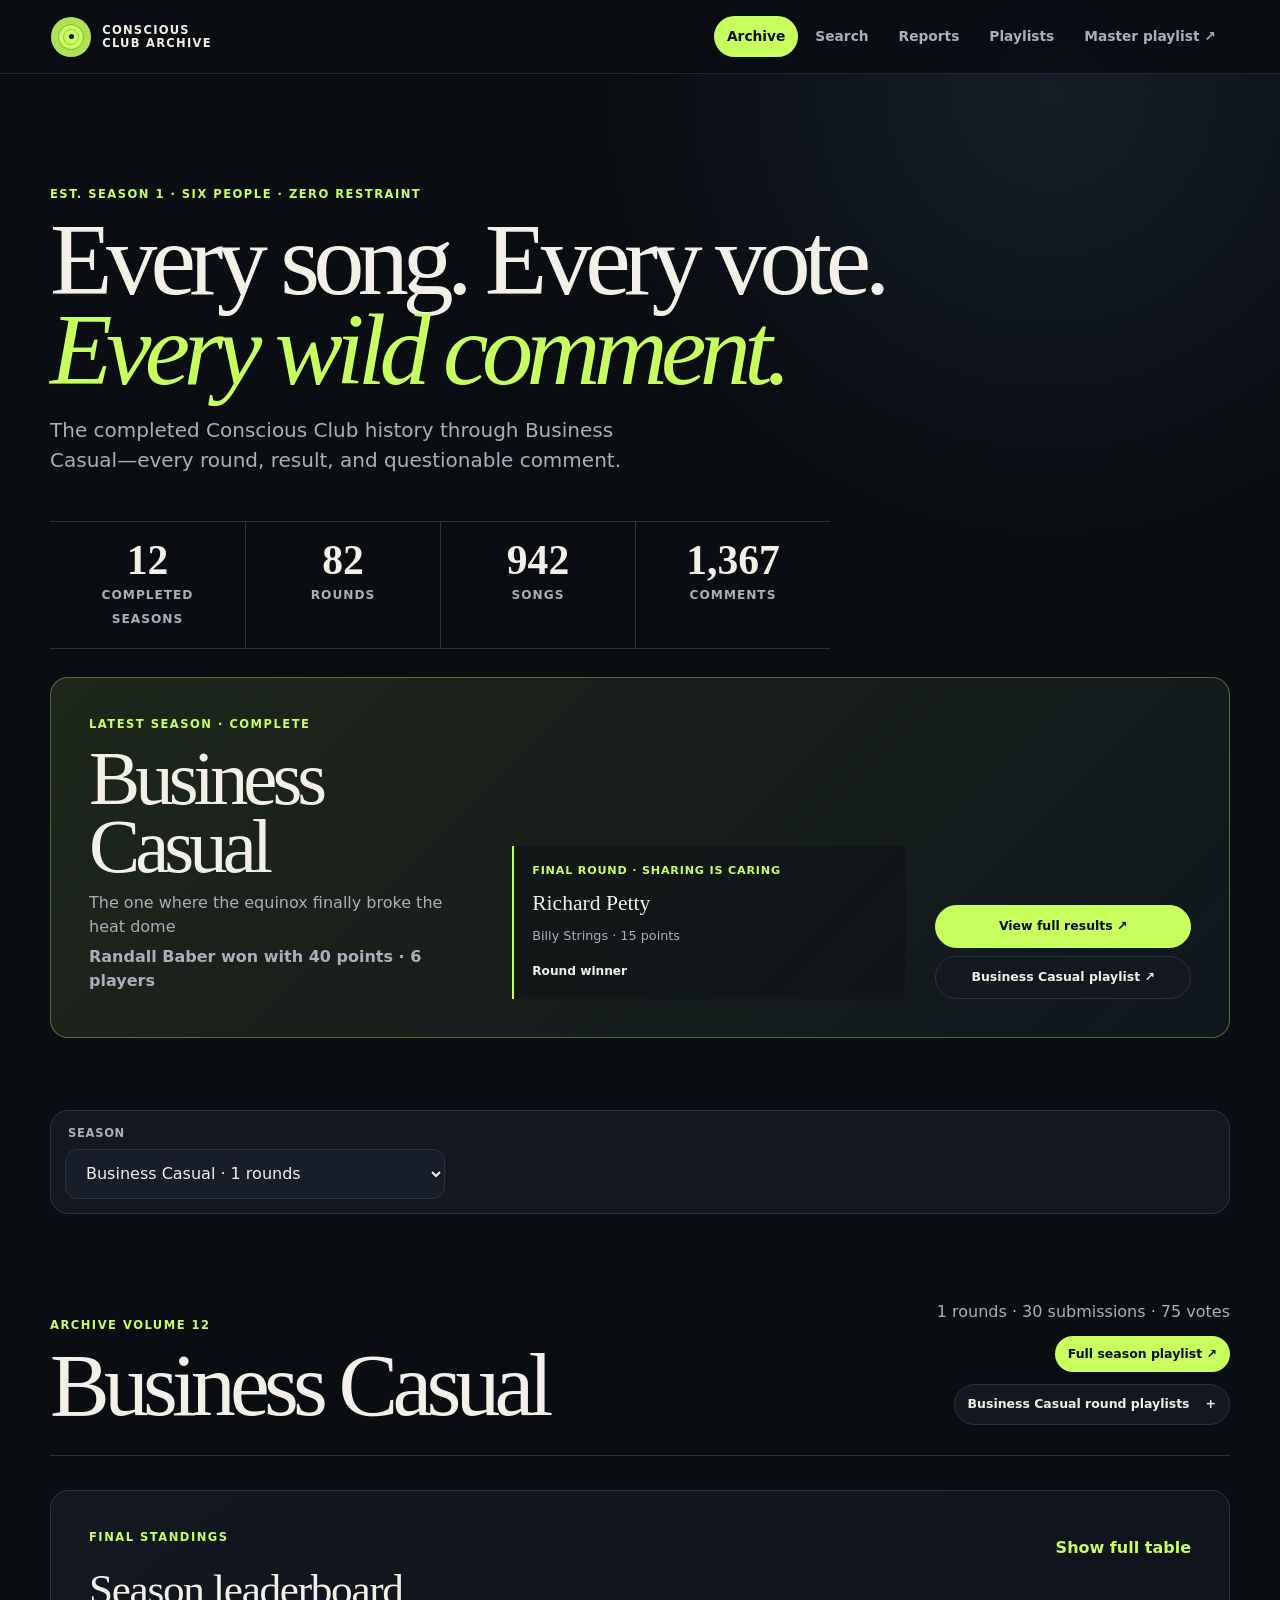
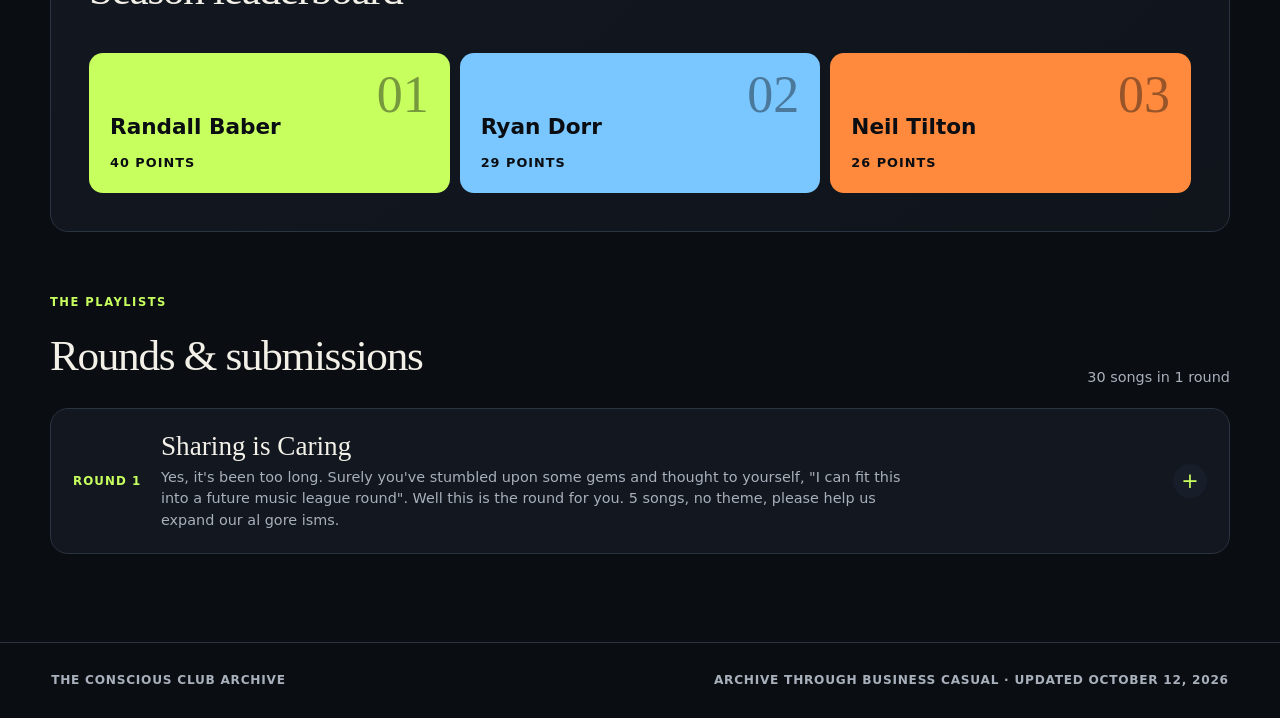
<file: index.html>
<!doctype html>
<html lang="en">
<head>
  <meta charset="utf-8">
  <meta name="viewport" content="width=device-width, initial-scale=1">
  <meta name="description" content="Twelve seasons of Conscious Club songs, votes, comments, and questionable taste.">
  <title>The Conscious Club Archive</title>
  <link rel="icon" type="image/svg+xml" href="data:image/svg+xml,%3Csvg xmlns='http://www.w3.org/2000/svg' viewBox='0 0 64 64'%3E%3Crect width='64' height='64' rx='12' fill='%230a0d12'/%3E%3Ccircle cx='32' cy='32' r='22' fill='%23c7ff5e'/%3E%3Ccircle cx='32' cy='32' r='8' fill='%230a0d12'/%3E%3Ccircle cx='32' cy='32' r='3' fill='%23f3f0e8'/%3E%3C/svg%3E">
  <link rel="stylesheet" href="styles.css?v=20261013-2">
</head>
<body>
  <header class="site-header">
    <a class="brand" href="#top" aria-label="Conscious Club Archive home">
      <span class="record-mark" aria-hidden="true"><i></i></span>
      <span>CONSCIOUS<br>CLUB ARCHIVE</span>
    </a>
    <button class="menu-toggle" id="menu-toggle" type="button" aria-expanded="false" aria-controls="site-nav" aria-label="Open menu">
      <span></span><span></span><span></span>
    </button>
    <nav class="site-nav" id="site-nav" aria-label="Archive sections">
      <button class="nav-tab is-active" data-view="archive">Archive</button>
      <button class="nav-tab" data-view="search">Search</button>
      <button class="nav-tab" data-view="reports">Reports</button>
      <button class="nav-tab" data-view="playlists">Playlists</button>
      <a class="nav-tab nav-link" href="https://open.spotify.com/playlist/56s2ur5UHrPtWcbqVpNv4Z" target="_blank" rel="noreferrer">Master playlist <span aria-hidden="true">↗</span></a>
    </nav>
  </header>

  <main id="top">
    <section class="intro">
      <p class="eyebrow">Est. Season 1 · Six people · Zero restraint</p>
      <h1>Every song. Every vote.<br><em>Every wild comment.</em></h1>
      <p class="intro-copy">The completed Conscious Club history through Business Casual—every round, result, and questionable comment.</p>
      <div class="stats" id="stats" aria-label="Archive totals"></div>
      <div id="active-season-card" class="active-season-card"></div>
    </section>

    <section class="workspace" id="archive-view">
      <div class="controls" aria-label="Archive filters">
        <label>
          <span>Season</span>
          <select id="season-select"></select>
        </label>
      </div>

      <div class="season-heading">
        <div>
          <p class="kicker" id="season-kicker"></p>
          <h2 id="season-title"></h2>
        </div>
        <div class="season-actions">
          <p id="season-meta" class="season-meta"></p>
          <a id="full-season-playlist" class="season-master-link" target="_blank" rel="noreferrer">Full season playlist ↗</a>
          <details class="season-playlists" id="season-playlists">
            <summary>Archived season playlists <span aria-hidden="true">+</span></summary>
            <div id="season-playlist-links" class="season-playlist-links"></div>
          </details>
        </div>
      </div>

      <section class="podium-panel" aria-labelledby="standings-heading">
        <div class="panel-heading">
          <div>
            <p class="kicker">Final standings</p>
            <h3 id="standings-heading">Season leaderboard</h3>
          </div>
          <button class="text-button" id="toggle-standings" aria-expanded="false">Show full table</button>
        </div>
        <div id="podium" class="podium"></div>
        <div id="full-standings" class="full-standings" hidden></div>
      </section>

      <div class="rounds-heading">
        <div>
          <p class="kicker">The playlists</p>
          <h3>Rounds &amp; submissions</h3>
        </div>
        <p id="result-count" aria-live="polite"></p>
      </div>
      <div id="rounds" class="rounds"></div>
      <div id="empty-state" class="empty-state" hidden>
        <span aria-hidden="true">⌁</span>
        <h3>No deep cuts found</h3>
        <p>Try another name, song, artist, or round.</p>
      </div>
    </section>

    <section class="workspace search-view" id="search-view" hidden>
      <div class="section-intro compact-intro">
        <p class="kicker">Every season · every field</p>
        <h2>Search the whole archive</h2>
        <p>Find songs, artists, albums, people, rounds, descriptions, submission notes, and comments across all twelve seasons.</p>
      </div>
      <div class="global-search-panel">
        <label class="global-search-control">
          <span>Search all archive data</span>
          <input id="global-search" type="search" placeholder="Try “train”, “Beyoncé”, “Randall”, or a comment phrase…" autocomplete="off">
        </label>
        <label>
          <span>Result type</span>
          <select id="search-type">
            <option value="all">Everything</option>
            <option value="songs">Songs</option>
            <option value="people">People</option>
            <option value="rounds">Rounds</option>
            <option value="comments">Comments &amp; notes</option>
          </select>
        </label>
      </div>
      <div id="search-summary" class="search-summary" aria-live="polite"></div>
      <div id="global-results" class="global-results"></div>
    </section>

    <section class="workspace playlists-view" id="playlists-view" hidden>
      <div class="section-intro compact-intro">
        <p class="kicker">Every season, start to finish</p>
        <h2>The playlist shelf</h2>
        <p>Browse the complete 942-song archive or pick one season at a time.</p>
      </div>
      <div id="playlist-hub" class="playlist-hub"></div>
    </section>

    <section class="workspace reports-view" id="reports-view" hidden>
      <div class="section-intro compact-intro">
        <p class="kicker">The club, by the numbers</p>
        <h2>Records &amp; findings</h2>
        <p>All-time highs, repeat favorites, close finishes, and the patterns hiding in twelve seasons.</p>
      </div>
      <div class="report-grid player-leader-reports">
        <section class="report-panel">
          <div class="report-heading"><p class="kicker">Championships</p><h3>Season wins by player</h3></div>
          <div id="season-wins-report" class="report-list"></div>
        </section>
        <section class="report-panel">
          <div class="report-heading"><p class="kicker">Career scoring</p><h3>Total points by player</h3></div>
          <div id="total-points-report" class="report-list"></div>
        </section>
      </div>
      <section class="report-panel wide-report bridesmaid-panel">
        <div class="report-heading">
          <p class="kicker">Always a bridesmaid, never a bride</p>
          <h3>Most non-first-place finishes</h3>
          <p class="report-summary">Every completed-season finish outside first place, with runner-up results breaking ties.</p>
        </div>
        <div id="bridesmaid-report" class="report-list bridesmaid-list"></div>
      </section>
      <div id="report-facts" class="report-facts"></div>
      <div class="report-grid">
        <section class="report-panel">
          <div class="report-heading"><p class="kicker">Top tracks</p><h3>Highest-scoring songs</h3></div>
          <div id="top-songs-report" class="report-list"></div>
        </section>
        <section class="report-panel">
          <div class="report-heading"><p class="kicker">Repeat appearances</p><h3>Most-picked artists</h3></div>
          <div id="top-artists-report" class="report-list"></div>
        </section>
      </div>
      <section class="report-panel wide-report zero-point-panel">
        <div class="report-heading report-heading-split">
          <div>
            <p class="kicker">Beautiful failures</p>
            <h3>Zero-point songs by player</h3>
            <p id="zero-point-summary" class="report-summary"></p>
          </div>
          <a id="zero-point-playlist" class="report-playlist-link" href="#" target="_blank" rel="noreferrer">Play them all on Spotify ↗</a>
        </div>
        <div id="zero-point-report" class="report-list zero-point-list"></div>
      </section>
      <section class="findings-panel">
        <div class="report-heading"><p class="kicker">Worth knowing</p><h3>Interesting data finds</h3></div>
        <div id="interesting-findings" class="findings-grid"></div>
      </section>
    </section>

  </main>

  <footer>
    <span>The Conscious Club Archive</span>
    <span>Archive through Business Casual · Updated October 12, 2026</span>
  </footer>

  <script src="app.js?v=20261013-2" defer></script>
</body>
</html>
</file>
<file: styles.css>
:root {
  color-scheme: dark;
  --ink: #0a0d12;
  --panel: #121720;
  --panel-2: #171e29;
  --paper: #f3f0e8;
  --muted: #a8b0bb;
  --line: #2a3340;
  --acid: #c7ff5e;
  --orange: #ff8a3d;
  --pink: #ff5f96;
  --blue: #7ac7ff;
  --radius: 18px;
}

* { box-sizing: border-box; }

html { scroll-behavior: smooth; }

body {
  margin: 0;
  background:
    radial-gradient(circle at 82% 4%, rgba(122, 199, 255, .09), transparent 28rem),
    var(--ink);
  color: var(--paper);
  font-family: Inter, ui-sans-serif, system-ui, -apple-system, BlinkMacSystemFont, "Segoe UI", sans-serif;
  font-size: 16px;
  line-height: 1.5;
}

button, input, select { font: inherit; }
button, a, select { -webkit-tap-highlight-color: transparent; }
a { color: inherit; }

.site-header {
  position: sticky;
  z-index: 20;
  top: 0;
  display: flex;
  align-items: center;
  justify-content: space-between;
  min-height: 74px;
  padding: 12px clamp(18px, 4vw, 64px);
  border-bottom: 1px solid rgba(255,255,255,.1);
  background: rgba(10, 13, 18, .86);
  backdrop-filter: blur(18px);
}

.brand {
  display: flex;
  align-items: center;
  gap: 11px;
  color: var(--paper);
  font-size: .72rem;
  font-weight: 850;
  letter-spacing: .11em;
  line-height: 1.08;
  text-decoration: none;
}

.record-mark {
  display: grid;
  width: 40px;
  height: 40px;
  place-items: center;
  border-radius: 50%;
  background: var(--acid);
  box-shadow: inset 0 0 0 8px rgba(10,13,18,.12);
}

.record-mark::before,
.record-mark::after {
  position: absolute;
  width: 24px;
  height: 24px;
  border: 1px solid rgba(10,13,18,.24);
  border-radius: 50%;
  content: "";
}

.record-mark::after { width: 14px; height: 14px; }
.record-mark i { width: 5px; height: 5px; border-radius: 50%; background: var(--ink); }

.site-nav { display: flex; gap: 4px; }
.nav-tab, .text-button {
  border: 0;
  color: var(--muted);
  background: transparent;
  cursor: pointer;
}

.nav-tab {
  padding: 10px 13px;
  border-radius: 999px;
  font-size: .86rem;
  font-weight: 750;
}

.nav-link { display: block; text-decoration: none; }
.menu-toggle { display: none; width: 42px; height: 42px; padding: 10px; border: 1px solid var(--line); border-radius: 12px; background: var(--panel); cursor: pointer; }
.menu-toggle span { display: block; height: 2px; margin: 4px 0; border-radius: 2px; background: var(--paper); transition: transform .2s ease, opacity .2s ease; }
.menu-toggle[aria-expanded="true"] span:nth-child(1) { transform: translateY(6px) rotate(45deg); }
.menu-toggle[aria-expanded="true"] span:nth-child(2) { opacity: 0; }
.menu-toggle[aria-expanded="true"] span:nth-child(3) { transform: translateY(-6px) rotate(-45deg); }

.nav-tab:hover, .nav-tab:focus-visible, .nav-tab.is-active { color: var(--ink); background: var(--acid); outline: none; }

main { width: min(1180px, calc(100% - 36px)); margin: 0 auto; }

.intro { padding: clamp(54px, 9vw, 112px) 0 clamp(38px, 6vw, 72px); }
.eyebrow, .kicker {
  margin: 0 0 12px;
  color: var(--acid);
  font-size: .72rem;
  font-weight: 850;
  letter-spacing: .13em;
  text-transform: uppercase;
}

h1, h2, h3, p { margin-top: 0; }
h1, h2 {
  max-width: 940px;
  margin-bottom: 20px;
  font-family: Georgia, "Times New Roman", serif;
  font-size: clamp(3.2rem, 8vw, 7.4rem);
  font-weight: 500;
  letter-spacing: -.065em;
  line-height: .88;
}

h1 em { color: var(--acid); font-weight: 400; }
.intro-copy { max-width: 590px; color: var(--muted); font-size: clamp(1rem, 2vw, 1.25rem); }

.stats {
  display: grid;
  grid-template-columns: repeat(4, minmax(0, 1fr));
  max-width: 780px;
  margin-top: 46px;
  border-block: 1px solid var(--line);
}

.stat { padding: 18px 20px; text-align: center; }
.stat + .stat { border-left: 1px solid var(--line); }
.stat strong { display: block; font-family: Georgia, serif; font-size: clamp(1.75rem, 4vw, 2.6rem); line-height: 1; }
.stat span { color: var(--muted); font-size: .76rem; font-weight: 750; letter-spacing: .08em; text-transform: uppercase; }

.active-season-card {
  display: grid;
  grid-template-columns: minmax(0, 1fr) minmax(260px, 1fr) minmax(200px, .65fr);
  gap: 30px;
  align-items: end;
  margin-top: 28px;
  padding: clamp(22px, 4vw, 38px);
  border: 1px solid rgba(199,255,94,.35);
  border-radius: var(--radius);
  background: linear-gradient(135deg, rgba(199,255,94,.11), rgba(122,199,255,.05));
}
.active-season-copy h2 { margin: 0 0 10px; font-size: clamp(2.5rem, 6vw, 4.8rem); }
.active-season-copy > p:not(.kicker) { margin-bottom: 6px; color: var(--muted); }
.active-season-copy .active-leader { color: var(--paper); font-weight: 750; }
.active-round { padding: 17px 18px; border-left: 2px solid var(--acid); background: rgba(10,13,18,.36); }
.active-round-label { display: block; margin-bottom: 7px; color: var(--acid); font-size: .7rem; font-weight: 850; letter-spacing: .07em; text-transform: uppercase; }
.active-round > strong { display: block; font-family: Georgia, serif; font-size: 1.35rem; font-weight: 500; }
.active-round p { display: -webkit-box; margin: 7px 0 12px; overflow: hidden; color: var(--muted); font-size: .8rem; -webkit-box-orient: vertical; -webkit-line-clamp: 3; }
.active-deadline { color: var(--paper); font-size: .76rem; font-weight: 750; }
.active-season-actions { display: grid; gap: 8px; justify-items: stretch; }
.active-button, .active-playlist-link { display: block; padding: 11px 14px; border: 1px solid var(--line); border-radius: 999px; font-size: .78rem; font-weight: 800; text-align: center; text-decoration: none; }
.active-button { border-color: var(--acid); background: var(--acid); color: var(--ink); cursor: pointer; }
.active-playlist-link { background: var(--panel); color: var(--paper); }
.active-button:hover, .active-button:focus-visible, .active-playlist-link:hover, .active-playlist-link:focus-visible { filter: brightness(.92); outline: none; }

.workspace { padding-bottom: 88px; }
.controls {
  display: grid;
  grid-template-columns: minmax(220px, 380px);
  gap: 12px;
  padding: 14px;
  border: 1px solid var(--line);
  border-radius: var(--radius);
  background: var(--panel);
}

.controls label { display: grid; gap: 7px; }
.controls label > span { padding-left: 3px; color: var(--muted); font-size: .72rem; font-weight: 750; letter-spacing: .06em; text-transform: uppercase; }
select, input {
  width: 100%;
  height: 50px;
  padding: 0 16px;
  border: 1px solid var(--line);
  border-radius: 12px;
  outline: none;
  background: var(--panel-2);
  color: var(--paper);
}
select:focus, input:focus { border-color: var(--acid); box-shadow: 0 0 0 3px rgba(199,255,94,.12); }

.season-heading, .rounds-heading, .panel-heading {
  display: flex;
  align-items: flex-end;
  justify-content: space-between;
  gap: 24px;
}

.season-heading { padding: clamp(48px, 8vw, 86px) 0 30px; border-bottom: 1px solid var(--line); }
.season-heading h2 { margin: 0; font-size: clamp(2.8rem, 7vw, 6rem); }
.season-meta { max-width: 340px; margin: 0; color: var(--muted); text-align: right; }
.season-actions { display: grid; gap: 12px; justify-items: end; }
.season-playlists { position: relative; min-width: 260px; }
.season-playlists summary { display: flex; justify-content: space-between; gap: 16px; padding: 10px 13px; border: 1px solid var(--line); border-radius: 999px; background: var(--panel); color: var(--paper); font-size: .78rem; font-weight: 800; cursor: pointer; list-style: none; }
.season-playlists summary::-webkit-details-marker { display: none; }
.season-playlists[open] summary { border-color: var(--acid); }
.season-playlists[open] summary span { transform: rotate(45deg); }
.season-playlist-links { position: absolute; z-index: 10; top: calc(100% + 8px); right: 0; display: grid; width: min(420px, calc(100vw - 40px)); max-height: 340px; padding: 8px; overflow: auto; border: 1px solid var(--line); border-radius: 14px; background: var(--panel); box-shadow: 0 18px 50px rgba(0,0,0,.35); }
.season-playlist-links a { padding: 10px 12px; border-radius: 9px; color: var(--muted); font-size: .8rem; text-decoration: none; }
.season-playlist-links a:hover, .season-playlist-links a:focus-visible { background: var(--panel-2); color: var(--acid); outline: none; }
.season-master-link { padding: 9px 13px; border-radius: 999px; background: var(--acid); color: var(--ink); font-size: .78rem; font-weight: 850; text-decoration: none; }
.season-master-link:hover, .season-master-link:focus-visible { filter: brightness(.9); outline: none; }

.podium-panel {
  margin: 34px 0 62px;
  padding: clamp(20px, 4vw, 38px);
  border: 1px solid var(--line);
  border-radius: var(--radius);
  background: linear-gradient(140deg, var(--panel), #10151c);
}

.panel-heading { align-items: start; }
.panel-heading h3, .rounds-heading h3 { margin: 0; font-family: Georgia, serif; font-size: clamp(1.8rem, 4vw, 2.7rem); font-weight: 500; letter-spacing: -.03em; }
.text-button { padding: 7px 0; color: var(--acid); font-weight: 750; }
.text-button:hover, .text-button:focus-visible { text-decoration: underline; outline: none; }

.podium { display: grid; grid-template-columns: repeat(3, 1fr); gap: 10px; margin-top: 30px; }
.podium-card { display: grid; grid-template-columns: minmax(0, 1fr) auto; grid-template-rows: 1fr auto; gap: 10px 18px; min-height: 140px; padding: 21px; overflow: hidden; border-radius: 14px; background: var(--panel-2); }
.podium-card:first-child { background: var(--acid); color: var(--ink); }
.podium-card:nth-child(2) { background: var(--blue); color: var(--ink); }
.podium-card:nth-child(3) { background: var(--orange); color: var(--ink); }
.podium-rank { grid-column: 2; grid-row: 1; align-self: start; font-family: Georgia, serif; font-size: 3.25rem; line-height: .8; opacity: .42; }
.podium-name { grid-column: 1; grid-row: 1; align-self: end; min-width: 0; font-size: clamp(1.05rem, 2vw, 1.35rem); font-weight: 850; }
.podium-points { grid-column: 1 / -1; grid-row: 2; font-size: .8rem; font-weight: 800; letter-spacing: .08em; text-transform: uppercase; }

.full-standings { margin-top: 22px; border-top: 1px solid var(--line); }
.standing-row { display: grid; align-items: center; gap: 16px; padding: 13px 4px; border-bottom: 1px solid var(--line); }
.standing-row { grid-template-columns: 38px 1fr auto; }
.standing-row span:first-child { color: var(--muted); font-variant-numeric: tabular-nums; }
.standing-row strong:last-child { color: var(--acid); }

.rounds-heading { margin-bottom: 20px; }
.rounds-heading #result-count { margin: 0; color: var(--muted); font-size: .9rem; }
.rounds { display: grid; gap: 16px; }
.round-card { border: 1px solid var(--line); border-radius: var(--radius); background: var(--panel); overflow: clip; }
.round-card[open] { border-color: #3b4655; }
.round-summary { display: grid; grid-template-columns: 70px 1fr auto; gap: 18px; align-items: center; padding: 22px; cursor: pointer; list-style: none; }
.round-summary::-webkit-details-marker { display: none; }
.round-number { color: var(--acid); font-size: .74rem; font-weight: 850; letter-spacing: .09em; text-transform: uppercase; }
.round-title { margin: 0 0 4px; font-family: Georgia, serif; font-size: clamp(1.25rem, 3vw, 1.7rem); font-weight: 500; line-height: 1.15; }
.round-description { max-width: 740px; margin: 0; color: var(--muted); font-size: .9rem; }
.round-toggle { display: grid; width: 34px; height: 34px; place-items: center; border-radius: 50%; background: var(--panel-2); color: var(--acid); font-size: 1.3rem; transition: transform .2s ease; }
.round-card[open] .round-toggle { transform: rotate(45deg); }
.round-content { padding: 0 22px 22px; }
.playlist-link { display: inline-flex; margin: 0 0 18px 88px; color: var(--ink); background: var(--acid); padding: 8px 13px; border-radius: 999px; font-size: .78rem; font-weight: 850; text-decoration: none; }
.playlist-link:hover, .playlist-link:focus-visible { filter: brightness(.9); outline: none; }

.submission-list { display: grid; gap: 8px; }
.submission { display: grid; grid-template-columns: 46px minmax(0, 1.7fr) minmax(120px, .7fr) 70px 34px; gap: 14px; align-items: center; padding: 14px; border-radius: 12px; background: var(--panel-2); }
.rank { color: var(--muted); font-family: Georgia, serif; font-size: 1.35rem; text-align: center; }
.song-title { display: block; margin-bottom: 2px; font-weight: 850; line-height: 1.25; }
.song-artist, .submitter, .comment-count { color: var(--muted); font-size: .84rem; }
.submitter strong { color: var(--paper); }
.points { color: var(--acid); font-weight: 850; font-variant-numeric: tabular-nums; text-align: right; }
.song-link { display: grid; width: 32px; height: 32px; place-items: center; border-radius: 50%; background: var(--acid); color: var(--ink); font-size: .75rem; font-weight: 900; text-decoration: none; }
.song-link:hover, .song-link:focus-visible { transform: scale(1.06); outline: none; }
.notes { grid-column: 2 / -1; margin-top: 2px; padding-top: 12px; border-top: 1px solid var(--line); }
.note { margin: 0 0 8px; color: #ced3d9; font-size: .86rem; }
.note:last-child { margin-bottom: 0; }
.note strong { color: var(--orange); }

.empty-state { padding: 70px 20px; border: 1px dashed var(--line); border-radius: var(--radius); color: var(--muted); text-align: center; }
.empty-state span { display: block; color: var(--acid); font-size: 3rem; }
.empty-state h3 { margin: 6px 0; color: var(--paper); font-family: Georgia, serif; font-size: 1.8rem; }

.compact-intro { padding: clamp(48px, 7vw, 82px) 0 30px; }
.compact-intro h2 { margin-bottom: 18px; font-size: clamp(2.8rem, 7vw, 6rem); }
.compact-intro > p:last-child { max-width: 720px; color: var(--muted); font-size: 1.08rem; }

.global-search-panel {
  display: grid;
  grid-template-columns: minmax(280px, 1fr) minmax(180px, 260px);
  gap: 12px;
  padding: 16px;
  border: 1px solid var(--line);
  border-radius: var(--radius);
  background: var(--panel);
}
.global-search-panel label { display: grid; gap: 7px; }
.global-search-panel label > span { padding-left: 3px; color: var(--muted); font-size: .72rem; font-weight: 750; letter-spacing: .06em; text-transform: uppercase; }
.global-search-control input { height: 58px; font-size: 1.05rem; }
.global-search-panel select { height: 58px; }
.search-summary { min-height: 25px; margin: 18px 2px 24px; color: var(--muted); }
.search-prompt { padding: clamp(28px, 5vw, 54px); border: 1px dashed #425062; border-radius: var(--radius); background: linear-gradient(135deg, rgba(199,255,94,.05), transparent); }
.search-prompt strong { display: block; margin-bottom: 6px; color: var(--acid); font-family: Georgia, serif; font-size: clamp(1.6rem, 4vw, 2.5rem); font-weight: 500; }
.search-prompt p { max-width: 620px; margin: 0; color: var(--muted); }
.global-results { display: grid; gap: 36px; }
.result-group { display: grid; gap: 14px; }
.result-group-heading { display: flex; align-items: center; gap: 10px; border-bottom: 1px solid var(--line); padding-bottom: 10px; }
.result-group-heading h3 { margin: 0; font-family: Georgia, serif; font-size: 1.8rem; font-weight: 500; }
.result-total { display: grid; min-width: 30px; height: 30px; place-items: center; padding: 0 9px; border-radius: 999px; background: var(--acid); color: var(--ink); font-size: .78rem; font-weight: 850; }
.result-cards { display: grid; grid-template-columns: repeat(2, minmax(0, 1fr)); gap: 10px; }
.search-card { position: relative; min-width: 0; overflow: hidden; border: 1px solid var(--line); border-radius: 14px; background: var(--panel); }
.search-card[open] { border-color: #455364; }
.search-card-summary { display: grid; grid-template-columns: minmax(0, 1fr) 34px; gap: 14px; align-items: center; padding: 20px; cursor: pointer; list-style: none; }
.search-card-summary::-webkit-details-marker { display: none; }
.search-summary-copy { min-width: 0; }
.search-card h4 { margin: 5px 0 4px; font-family: Georgia, serif; font-size: 1.35rem; font-weight: 500; line-height: 1.15; }
.result-meta { margin: 0; color: var(--acid); font-size: .7rem; font-weight: 800; letter-spacing: .06em; text-transform: uppercase; }
.result-detail { margin: 0 0 16px; color: var(--muted); }
.result-foot { margin: 0; color: #cbd1d8; font-size: .8rem; }
.search-expand { display: grid; width: 34px; height: 34px; place-items: center; border-radius: 50%; background: var(--panel-2); color: var(--acid); font-size: 1.25rem; transition: transform .2s ease; }
.search-card[open] .search-expand { transform: rotate(45deg); }
.match-reasons { display: grid; gap: 6px; margin-top: 14px; padding: 10px 12px; border-left: 2px solid var(--acid); background: rgba(199,255,94,.06); }
.match-label { color: var(--acid); font-size: .68rem; font-weight: 850; letter-spacing: .06em; text-transform: uppercase; }
.match-excerpt { margin: 0; color: #d7dce2; font-size: .78rem; line-height: 1.45; }
.match-excerpt strong { color: var(--paper); }
.match-more { color: var(--muted); font-size: .72rem; }
.search-card-content { padding: 0 20px 20px; border-top: 1px solid var(--line); }
.detail-stats { display: grid; grid-template-columns: repeat(3, minmax(0, 1fr)); gap: 8px; padding: 18px 0; }
.detail-stat { min-width: 0; padding: 10px; border-radius: 9px; background: var(--panel-2); }
.detail-stat span, .detail-stat strong { display: block; overflow: hidden; text-overflow: ellipsis; }
.detail-stat span { color: var(--muted); font-size: .68rem; font-weight: 750; letter-spacing: .05em; text-transform: uppercase; }
.detail-stat strong { margin-top: 3px; font-size: .85rem; white-space: nowrap; }
.search-notes { display: grid; gap: 8px; margin-bottom: 16px; }
.search-notes p { margin: 0; padding: 12px; border-left: 2px solid var(--orange); background: var(--panel-2); color: #d7dce2; font-size: .84rem; }
.search-notes strong { color: var(--orange); }
.expanded-link { display: inline-flex; margin-top: 12px; padding: 8px 12px; border-radius: 999px; background: var(--acid); color: var(--ink); font-size: .76rem; font-weight: 850; text-decoration: none; }
.mini-song-list { display: grid; max-height: 440px; margin-top: 18px; overflow: auto; border: 1px solid var(--line); border-radius: 10px; }
.mini-song-row { display: grid; grid-template-columns: minmax(130px, 1.4fr) minmax(100px, 1fr) minmax(90px, .8fr) auto; gap: 10px; padding: 9px 11px; border-bottom: 1px solid var(--line); font-size: .76rem; }
.mini-song-row:last-child { border-bottom: 0; }
.mini-song-row span { color: var(--muted); }
.mini-song-row strong:last-child { color: var(--acid); text-align: right; }
.comment-quote { margin: 14px 0 18px; color: #dce1e6; font-family: Georgia, serif; font-size: 1.06rem; line-height: 1.45; }

.report-facts { display: grid; grid-template-columns: repeat(4, minmax(0, 1fr)); gap: 10px; margin-bottom: 38px; }
.player-leader-reports { margin-bottom: 16px; }
.bridesmaid-panel { margin-bottom: 38px; background: linear-gradient(135deg, rgba(88, 170, 255, .09), var(--panel) 62%); }
.bridesmaid-list { grid-template-columns: repeat(2, minmax(0, 1fr)); gap: 18px 34px; }
.fact-card { min-height: 170px; padding: 20px; border-radius: 14px; background: var(--panel-2); }
.fact-card:nth-child(1) { background: var(--acid); color: var(--ink); }
.fact-card:nth-child(2) { background: var(--blue); color: var(--ink); }
.fact-card:nth-child(3) { background: var(--orange); color: var(--ink); }
.fact-card:nth-child(4) { background: var(--pink); color: var(--ink); }
.fact-card > span { display: block; margin-bottom: 28px; font-size: .7rem; font-weight: 850; letter-spacing: .08em; text-transform: uppercase; }
.fact-card strong { display: block; font-family: Georgia, serif; font-size: clamp(1.25rem, 2.5vw, 1.7rem); font-weight: 600; line-height: 1.05; }
.fact-card p { margin: 8px 0 0; font-size: .78rem; font-weight: 750; }
.report-grid { display: grid; grid-template-columns: repeat(2, minmax(0, 1fr)); gap: 16px; }
.report-panel, .findings-panel { padding: clamp(20px, 3vw, 30px); border: 1px solid var(--line); border-radius: var(--radius); background: var(--panel); }
.report-heading h3 { margin: 0; font-family: Georgia, serif; font-size: clamp(1.55rem, 3vw, 2.15rem); font-weight: 500; letter-spacing: -.03em; }
.report-heading-split { display: flex; align-items: start; justify-content: space-between; gap: 24px; }
.report-summary { margin: 10px 0 0; color: var(--muted); font-size: .86rem; }
.report-playlist-link { flex: 0 0 auto; padding: 11px 14px; border: 1px solid var(--acid); border-radius: 999px; color: var(--acid); font-size: .75rem; font-weight: 850; text-decoration: none; }
.report-playlist-link:hover, .report-playlist-link:focus-visible { background: var(--acid); color: var(--ink); outline: none; }
.report-list { display: grid; gap: 15px; margin-top: 26px; }
.zero-point-panel { background: linear-gradient(135deg, rgba(255, 115, 98, .08), var(--panel) 58%); }
.zero-point-list { grid-template-columns: repeat(2, minmax(0, 1fr)); gap: 18px 34px; }
.zero-player-card { overflow: hidden; border: 1px solid var(--line); border-radius: 12px; background: rgba(255,255,255,.018); }
.zero-player-summary { position: relative; display: grid; grid-template-columns: 28px 1fr auto 20px; gap: 10px; align-items: center; padding: 15px 14px 18px; cursor: pointer; list-style: none; }
.zero-player-summary::-webkit-details-marker { display: none; }
.zero-player-copy { min-width: 0; }
.zero-player-copy strong, .zero-player-copy span { display: block; overflow: hidden; text-overflow: ellipsis; white-space: nowrap; }
.zero-player-copy strong { font-size: .9rem; }
.zero-player-copy span { color: var(--muted); font-size: .72rem; }
.zero-player-count { color: var(--acid); font-size: .86rem; }
.zero-player-toggle { color: var(--acid); font-size: 1.1rem; text-align: center; transition: transform .2s ease; }
.zero-player-card[open] .zero-player-toggle { transform: rotate(45deg); }
.zero-player-bar { position: absolute; right: 44px; bottom: 9px; left: 52px; height: 3px; overflow: hidden; border-radius: 999px; background: var(--line); }
.zero-player-bar::after { display: block; width: var(--bar); height: 100%; border-radius: inherit; background: var(--acid); content: ""; }
.zero-song-list { display: grid; border-top: 1px solid var(--line); }
.zero-song-row { display: grid; grid-template-columns: minmax(0, 1fr) auto 18px; gap: 12px; align-items: center; padding: 12px 14px 12px 52px; border-bottom: 1px solid var(--line); color: var(--paper); text-decoration: none; }
.zero-song-row:last-child { border-bottom: 0; }
.zero-song-row:hover, .zero-song-row:focus-visible { background: rgba(199,255,94,.06); outline: none; }
.zero-song-copy { min-width: 0; }
.zero-song-copy strong, .zero-song-copy span { display: block; overflow: hidden; text-overflow: ellipsis; white-space: nowrap; }
.zero-song-copy strong { font-size: .82rem; }
.zero-song-copy span, .zero-song-meta { color: var(--muted); font-size: .69rem; }
.zero-song-open { color: var(--acid); text-align: right; }
.report-row { display: grid; gap: 9px; }
.report-row-top { display: grid; grid-template-columns: 28px 1fr auto; gap: 10px; align-items: center; }
.report-rank { color: var(--muted); font-size: .75rem; font-variant-numeric: tabular-nums; }
.report-copy { min-width: 0; }
.report-copy strong, .report-copy span { display: block; overflow: hidden; text-overflow: ellipsis; white-space: nowrap; }
.report-copy strong { font-size: .9rem; }
.report-copy span { color: var(--muted); font-size: .72rem; }
.report-value { color: var(--acid); font-size: .92rem; }
.report-bar { grid-column: 2 / -1; height: 3px; overflow: hidden; border-radius: 999px; background: var(--line); }
.report-bar::after { display: block; width: var(--bar); height: 100%; border-radius: inherit; background: var(--acid); content: ""; }
.wide-report { margin-top: 16px; }
.findings-panel { margin-top: 16px; }
.findings-grid { display: grid; grid-template-columns: repeat(3, minmax(0, 1fr)); gap: 10px; margin-top: 24px; }
.finding-card { padding: 18px; border-left: 3px solid var(--acid); background: var(--panel-2); }
.finding-card h4 { margin: 0 0 8px; font-family: Georgia, serif; font-size: 1.15rem; font-weight: 500; }
.finding-card p { margin: 0; color: var(--muted); font-size: .86rem; }

.playlist-hub { display: grid; grid-template-columns: repeat(3, minmax(0, 1fr)); gap: 12px; }
.playlist-hub-card { display: grid; min-height: 210px; padding: 22px; border: 1px solid var(--line); border-radius: var(--radius); background: var(--panel); color: var(--paper); text-decoration: none; transition: transform .2s ease, border-color .2s ease; }
.playlist-hub-card:hover, .playlist-hub-card:focus-visible { transform: translateY(-3px); border-color: var(--acid); outline: none; }
.playlist-hub-card.is-featured { grid-column: 1 / -1; min-height: 230px; background: linear-gradient(135deg, rgba(199,255,94,.18), var(--panel) 65%); }
.playlist-card-label { color: var(--acid); font-size: .68rem; font-weight: 850; letter-spacing: .1em; text-transform: uppercase; }
.playlist-hub-card h3 { align-self: end; margin: 28px 0 5px; font-family: Georgia, serif; font-size: clamp(1.7rem, 4vw, 2.7rem); font-weight: 500; line-height: 1; }
.playlist-hub-card p { margin: 0 0 20px; color: var(--muted); }
.playlist-card-action { align-self: end; color: var(--acid); font-size: .78rem; font-weight: 850; }

footer { display: flex; justify-content: space-between; gap: 20px; padding: 28px clamp(18px, 4vw, 64px); border-top: 1px solid var(--line); color: var(--muted); font-size: .76rem; font-weight: 700; letter-spacing: .06em; text-transform: uppercase; }

@media (max-width: 920px) {
  .site-header { align-items: center; gap: 10px; }
  .brand { font-size: .65rem; }
  .record-mark { width: 34px; height: 34px; }
  .menu-toggle { display: block; }
  .site-nav { position: absolute; top: calc(100% + 8px); right: 12px; display: none; width: min(280px, calc(100vw - 24px)); padding: 8px; border: 1px solid var(--line); border-radius: 16px; background: rgba(18, 23, 32, .98); box-shadow: 0 20px 50px rgba(0,0,0,.45); }
  .site-nav.is-open { display: grid; }
  .site-nav .nav-tab { width: 100%; padding: 12px 14px; border-radius: 10px; font-size: .86rem; text-align: left; }
}

@media (max-width: 760px) {
  main { width: min(100% - 24px, 1180px); }
  .stats { grid-template-columns: repeat(2, 1fr); }
  .stat:nth-child(3) { border-left: 0; border-top: 1px solid var(--line); }
  .stat:nth-child(4) { border-top: 1px solid var(--line); }
  .controls { grid-template-columns: 1fr; }
  .active-season-card { grid-template-columns: 1fr; align-items: start; }
  .global-search-panel, .result-cards, .report-grid { grid-template-columns: 1fr; }
  .report-facts { grid-template-columns: repeat(2, minmax(0, 1fr)); }
  .findings-grid { grid-template-columns: 1fr; }
  .report-heading-split { align-items: stretch; flex-direction: column; }
  .report-playlist-link { align-self: start; }
  .zero-point-list { grid-template-columns: 1fr; }
  .bridesmaid-list { grid-template-columns: 1fr; }
  .zero-song-row { grid-template-columns: minmax(0, 1fr) 18px; padding-left: 14px; }
  .zero-song-meta { display: none; }
  .playlist-hub { grid-template-columns: 1fr; }
  .playlist-hub-card.is-featured { grid-column: auto; }
  .search-card h4 { padding-right: 0; }
  .detail-stats { grid-template-columns: repeat(2, minmax(0, 1fr)); }
  .mini-song-row { grid-template-columns: 1fr auto; }
  .mini-song-row span { display: none; }
  .season-heading, .rounds-heading { align-items: start; flex-direction: column; }
  .season-actions { width: 100%; justify-items: start; }
  .season-meta { text-align: left; }
  .season-playlists { width: 100%; }
  .season-playlist-links { right: auto; left: 0; }
  .podium { grid-template-columns: 1fr; }
  .podium-card { min-height: 104px; }
  .round-summary { grid-template-columns: 1fr auto; gap: 8px 12px; }
  .round-number { grid-column: 1; }
  .round-summary > div { grid-column: 1; }
  .round-toggle { grid-column: 2; grid-row: 1 / 3; }
  .playlist-link { margin-left: 0; }
  .submission { grid-template-columns: 34px 1fr 62px 32px; gap: 10px; }
  .submitter { grid-column: 2 / -1; }
  .notes { grid-column: 2 / -1; }
  footer { flex-direction: column; }
}

@media (prefers-reduced-motion: reduce) {
  html { scroll-behavior: auto; }
  *, *::before, *::after { transition: none !important; }
}
</file>
